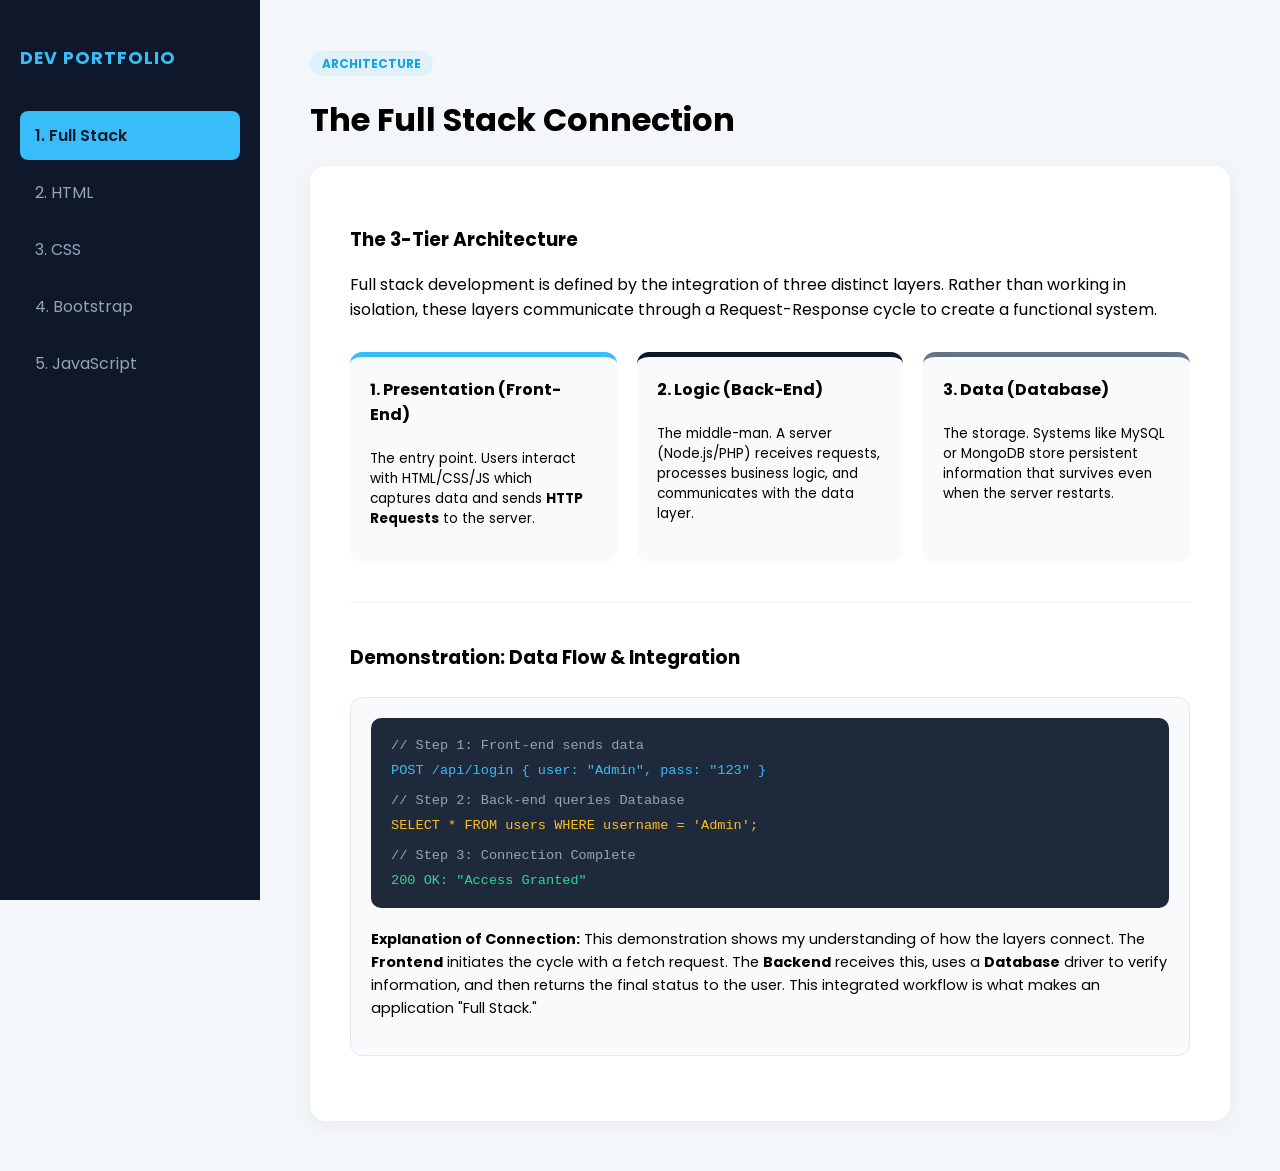
<file: index.html>
<!DOCTYPE html>
<html lang="en">
<head>
    <meta charset="UTF-8">
    <meta name="viewport" content="width=device-width, initial-scale=1.0">
    <link rel="stylesheet" href="style.css">
    <title>ePortfolio | Full Stack Architecture</title>
</head>
<body>
    <nav>
        <h2>Dev Portfolio</h2>
        <div class="menu-links">
            <a href="index.html" class="active">1. Full Stack</a>
            <a href="htmldemo.html">2. HTML</a>
            <a href="cssdemo.html">3. CSS</a>
            <a href="bootstrapdemo.html">4. Bootstrap</a>
            <a href="jsdemo.html">5. JavaScript</a>
        </div>
    </nav>

    <main>
        <span class="badge">Architecture</span>
        <h1>The Full Stack Connection</h1>
        
        <div class="card">
            <h3>The 3-Tier Architecture</h3>
            <p>Full stack development is defined by the integration of three distinct layers. Rather than working in isolation, these layers communicate through a Request-Response cycle to create a functional system.</p>

            <div style="display: grid; grid-template-columns: repeat(auto-fit, minmax(250px, 1fr)); gap: 20px; margin: 30px 0;">
                <!-- Layer 1 -->
                <div style="background: #f8fafc; padding: 20px; border-radius: 12px; border-top: 5px solid #38bdf8;">
                    <h4 style="margin-top:0;">1. Presentation (Front-End)</h4>
                    <p style="font-size: 0.85rem;">The entry point. Users interact with HTML/CSS/JS which captures data and sends <strong>HTTP Requests</strong> to the server.</p>
                </div>
                <!-- Layer 2 -->
                <div style="background: #f8fafc; padding: 20px; border-radius: 12px; border-top: 5px solid #0f172a;">
                    <h4 style="margin-top:0;">2. Logic (Back-End)</h4>
                    <p style="font-size: 0.85rem;">The middle-man. A server (Node.js/PHP) receives requests, processes business logic, and communicates with the data layer.</p>
                </div>
                <!-- Layer 3 -->
                <div style="background: #f8fafc; padding: 20px; border-radius: 12px; border-top: 5px solid #64748b;">
                    <h4 style="margin-top:0;">3. Data (Database)</h4>
                    <p style="font-size: 0.85rem;">The storage. Systems like MySQL or MongoDB store persistent information that survives even when the server restarts.</p>
                </div>
            </div>

            <hr style="margin: 40px 0; border: 0; border-top: 1px solid #eee;">

            <!-- This is the demonstration of the "Connection" logic -->
            <h3>Demonstration: Data Flow & Integration</h3>
            <div class="demo-container">
                <div style="width: 100%;">
                    <div style="background: #1e293b; color: #38bdf8; padding: 20px; border-radius: 10px; font-family: 'Courier New', Courier, monospace; font-size: 0.85rem;">
                        <div style="color: #94a3b8; margin-bottom: 10px;">// Step 1: Front-end sends data</div>
                        <div>POST /api/login { user: "Admin", pass: "123" }</div>
                        
                        <div style="color: #94a3b8; margin: 15px 0 10px 0;">// Step 2: Back-end queries Database</div>
                        <div style="color: #fbbf24;">SELECT * FROM users WHERE username = 'Admin';</div>
                        
                        <div style="color: #94a3b8; margin: 15px 0 10px 0;">// Step 3: Connection Complete</div>
                        <div style="color: #34d399;">200 OK: "Access Granted"</div>
                    </div>
                    
                    <p style="margin-top: 20px; font-size: 0.9rem; line-height: 1.6;">
                        <strong>Explanation of Connection:</strong> This demonstration shows my understanding of how the layers connect. 
                        The <strong>Frontend</strong> initiates the cycle with a fetch request. The <strong>Backend</strong> 
                        receives this, uses a <strong>Database</strong> driver to verify information, and then returns the 
                        final status to the user. This integrated workflow is what makes an application "Full Stack."
                    </p>
                </div>
            </div>
        </div>
    </main>
</body>
</html>
</file>
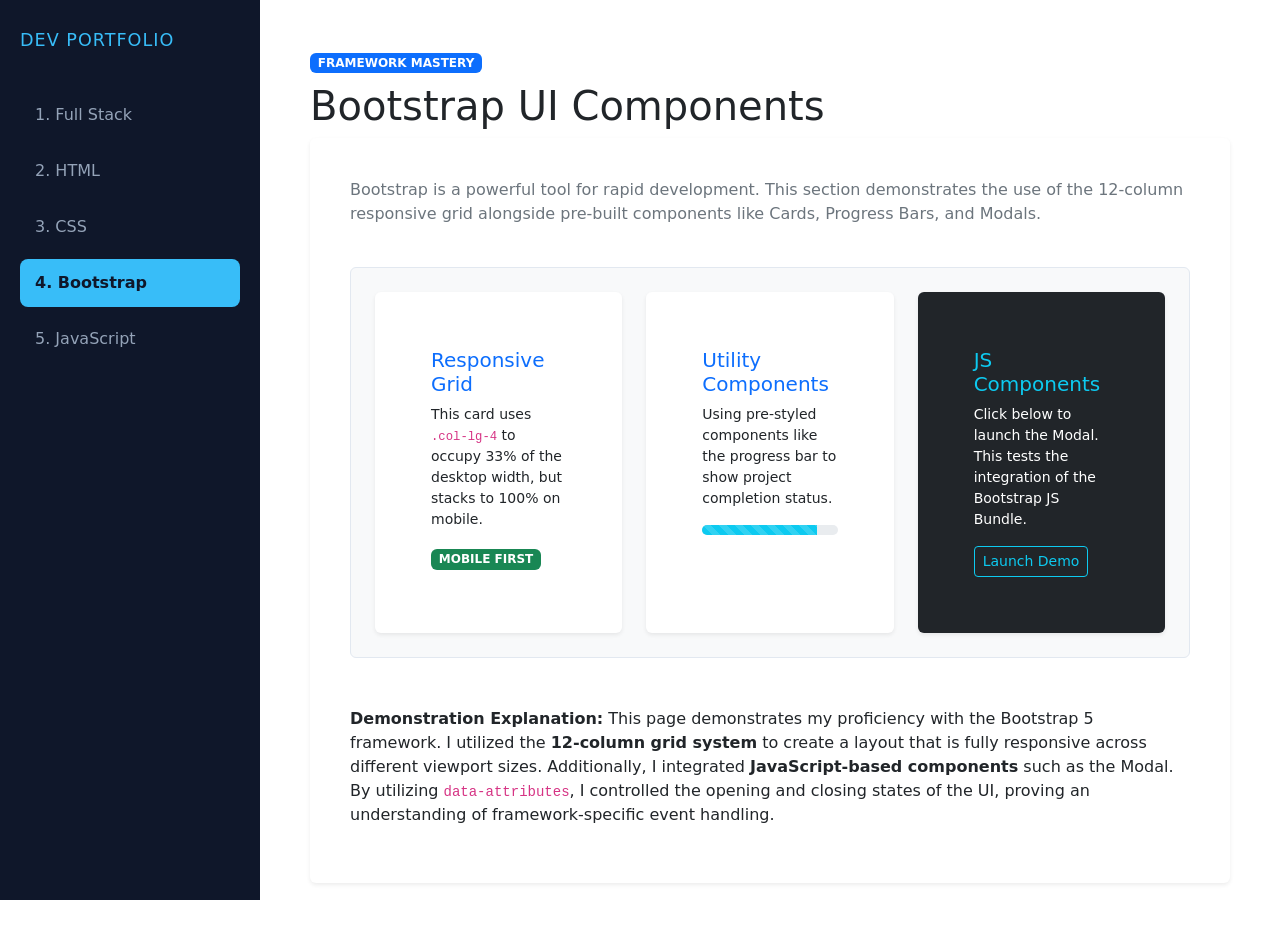
<file: bootstrapdemo.html>
<!DOCTYPE html>
<html lang="en">
<head>
    <meta charset="UTF-8">
    <meta name="viewport" content="width=device-width, initial-scale=1.0">
    <link rel="stylesheet" href="style.css">
    <!-- Bootstrap 5 CSS CDN -->
    <link href="https://cdn.jsdelivr.net/npm/bootstrap@5.3.0/dist/css/bootstrap.min.css" rel="stylesheet">
    <title>ePortfolio | Bootstrap Components</title>
</head>
<body>
    <nav>
        <h2>Dev Portfolio</h2>
        <div class="menu-links">
            <a href="index.html">1. Full Stack</a>
            <a href="htmldemo.html">2. HTML</a>
            <a href="cssdemo.html">3. CSS</a>
            <a href="bootstrapdemo.html" class="active">4. Bootstrap</a>
            <a href="jsdemo.html">5. JavaScript</a>
        </div>
    </nav>

    <main>
        <span class="badge bg-primary text-white">Framework Mastery</span>
        <h1 class="mt-2">Bootstrap UI Components</h1>
        
        <div class="card shadow-sm border-0">
            <p class="text-secondary">Bootstrap is a powerful tool for rapid development. This section demonstrates the use of the 12-column responsive grid alongside pre-built components like Cards, Progress Bars, and Modals.</p>

            <div class="demo-container bg-light p-4 rounded">
                <!-- GRID DEMONSTRATION -->
                <div class="row g-4">
                    <!-- Card 1: Grid Logic -->
                    <div class="col-12 col-md-6 col-lg-4">
                        <div class="card h-100 border-0 shadow-sm">
                            <div class="card-body">
                                <h5 class="card-title text-primary">Responsive Grid</h5>
                                <p class="card-text small">This card uses <code>.col-lg-4</code> to occupy 33% of the desktop width, but stacks to 100% on mobile.</p>
                                <span class="badge bg-success">Mobile First</span>
                            </div>
                        </div>
                    </div>

                    <!-- Card 2: Utility & Progress -->
                    <div class="col-12 col-md-6 col-lg-4">
                        <div class="card h-100 border-0 shadow-sm">
                            <div class="card-body">
                                <h5 class="card-title text-primary">Utility Components</h5>
                                <p class="card-text small">Using pre-styled components like the progress bar to show project completion status.</p>
                                <div class="progress" style="height: 10px;">
                                    <div class="progress-bar progress-bar-striped progress-bar-animated bg-info" style="width: 85%"></div>
                                </div>
                            </div>
                        </div>
                    </div>

                    <!-- Card 3: JS Modal -->
                    <div class="col-12 col-lg-4">
                        <div class="card h-100 border-0 shadow-sm bg-dark text-white">
                            <div class="card-body">
                                <h5 class="card-title text-info">JS Components</h5>
                                <p class="card-text small">Click below to launch the Modal. This tests the integration of the Bootstrap JS Bundle.</p>
                                <button type="button" class="btn btn-outline-info btn-sm" data-bs-toggle="modal" data-bs-target="#demoModal">
                                  Launch Demo
                                </button>
                            </div>
                        </div>
                    </div>
                </div>
            </div>

            <!-- BOOTSTRAP MODAL COMPONENT -->
            <div class="modal fade" id="demoModal" tabindex="-1" aria-hidden="true">
              <div class="modal-dialog modal-dialog-centered">
                <div class="modal-content">
                  <div class="modal-header bg-dark text-white">
                    <h5 class="modal-title">Bootstrap Modal Action</h5>
                    <button type="button" class="btn-close btn-close-white" data-bs-dismiss="modal" aria-label="Close"></button>
                  </div>
                  <div class="modal-body text-center p-4">
                    <div class="display-4 text-success mb-3">✓</div>
                    <p>This Modal is a JavaScript-driven component. By using <code>data-bs-dismiss="modal"</code>, we can close the window without writing a single line of custom script.</p>
                  </div>
                  <div class="modal-footer border-0">
                    <button type="button" class="btn btn-secondary" data-bs-dismiss="modal">Close</button>
                    <!-- Fixed: Added data-bs-dismiss to make the blue button close the modal -->
                    <button type="button" class="btn btn-primary" data-bs-dismiss="modal">Understood</button>
                  </div>
                </div>
              </div>
            </div>

            <p class="mt-4"><strong>Demonstration Explanation:</strong> This page demonstrates my proficiency with the Bootstrap 5 framework. I utilized the <strong>12-column grid system</strong> to create a layout that is fully responsive across different viewport sizes. Additionally, I integrated <strong>JavaScript-based components</strong> such as the Modal. By utilizing <code>data-attributes</code>, I controlled the opening and closing states of the UI, proving an understanding of framework-specific event handling.</p>
        </div>
    </main>

    <!-- Bootstrap 5 JS Bundle (CRITICAL: This must be here for the Modal to work) -->
    <script src="https://cdn.jsdelivr.net/npm/bootstrap@5.3.0/dist/js/bootstrap.bundle.min.js"></script>
</body>
</html>
</file>
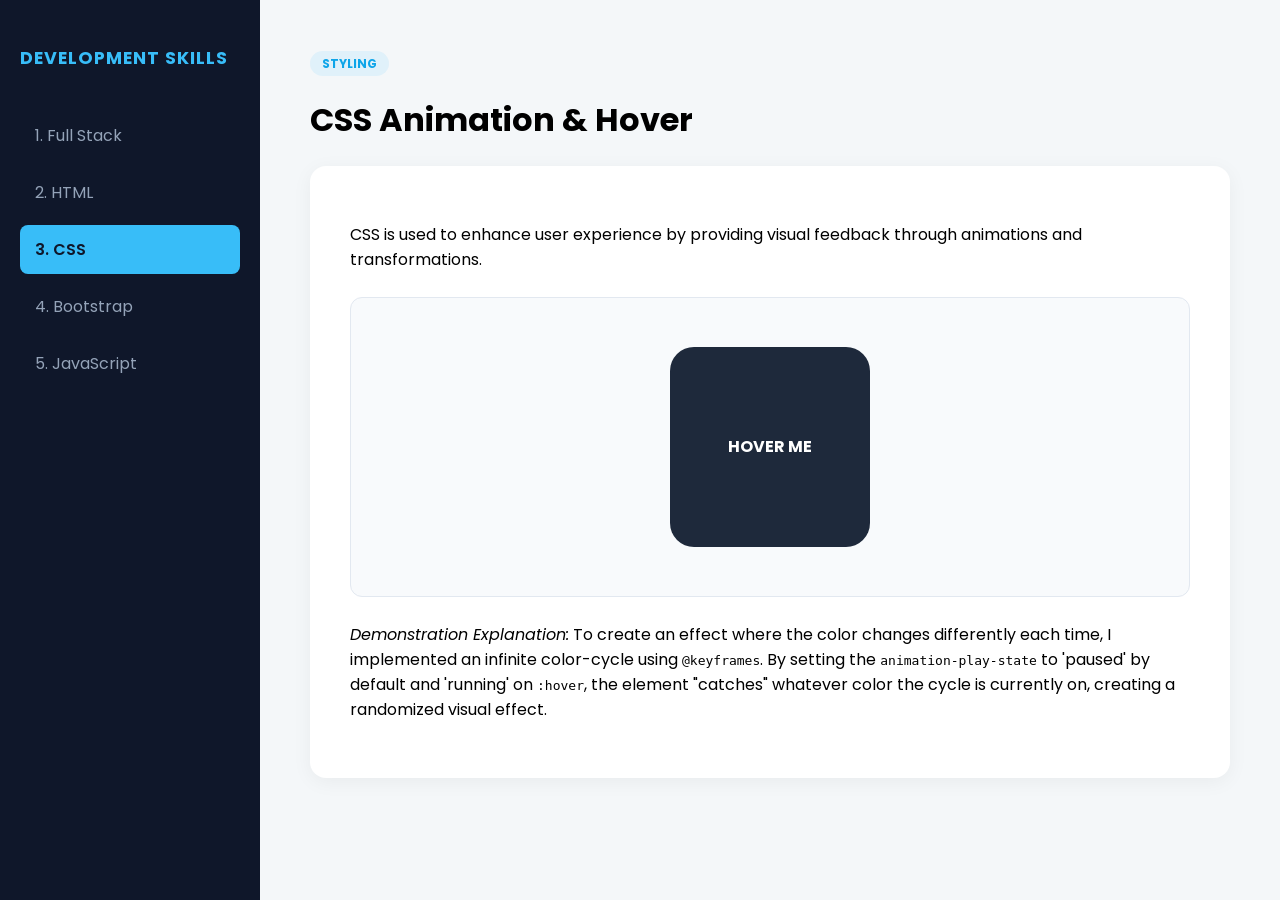
<file: cssdemo.html>
<!DOCTYPE html>
<html lang="en">
<head>
    <meta charset="UTF-8">
    <meta name="viewport" content="width=device-width, initial-scale=1.0">
    <link rel="stylesheet" href="style.css">
    <title>ePortfolio | CSS</title>
</head>
<body>
    <nav>
        <h2>Development Skills</h2>
        <div class="menu-links">
            <a href="index.html">1. Full Stack</a>
            <a href="htmldemo.html">2. HTML</a>
            <a href="cssdemo.html" class="active">3. CSS</a>
            <a href="bootstrapdemo.html">4. Bootstrap</a>
            <a href="jsdemo.html">5. JavaScript</a>
        </div>
    </nav>
    <main>
        <span class="badge">Styling</span>
        <h1>CSS Animation & Hover</h1>
        <div class="card">
            <p>CSS is used to enhance user experience by providing visual feedback through animations and transformations.</p>
            
            <div class="demo-container">
                <div class="interactive-box">
                    HOVER ME
                </div>
            </div>

            <!-- This explanation clarifies how the color-catch logic works using only CSS animation states -->
            <p><em>Demonstration Explanation:</em> To create an effect where the color changes differently each time, I implemented an infinite color-cycle using <code>@keyframes</code>. By setting the <code>animation-play-state</code> to 'paused' by default and 'running' on <code>:hover</code>, the element "catches" whatever color the cycle is currently on, creating a randomized visual effect.</p>
        </div>
    </main>
</body>
</html>
</file>
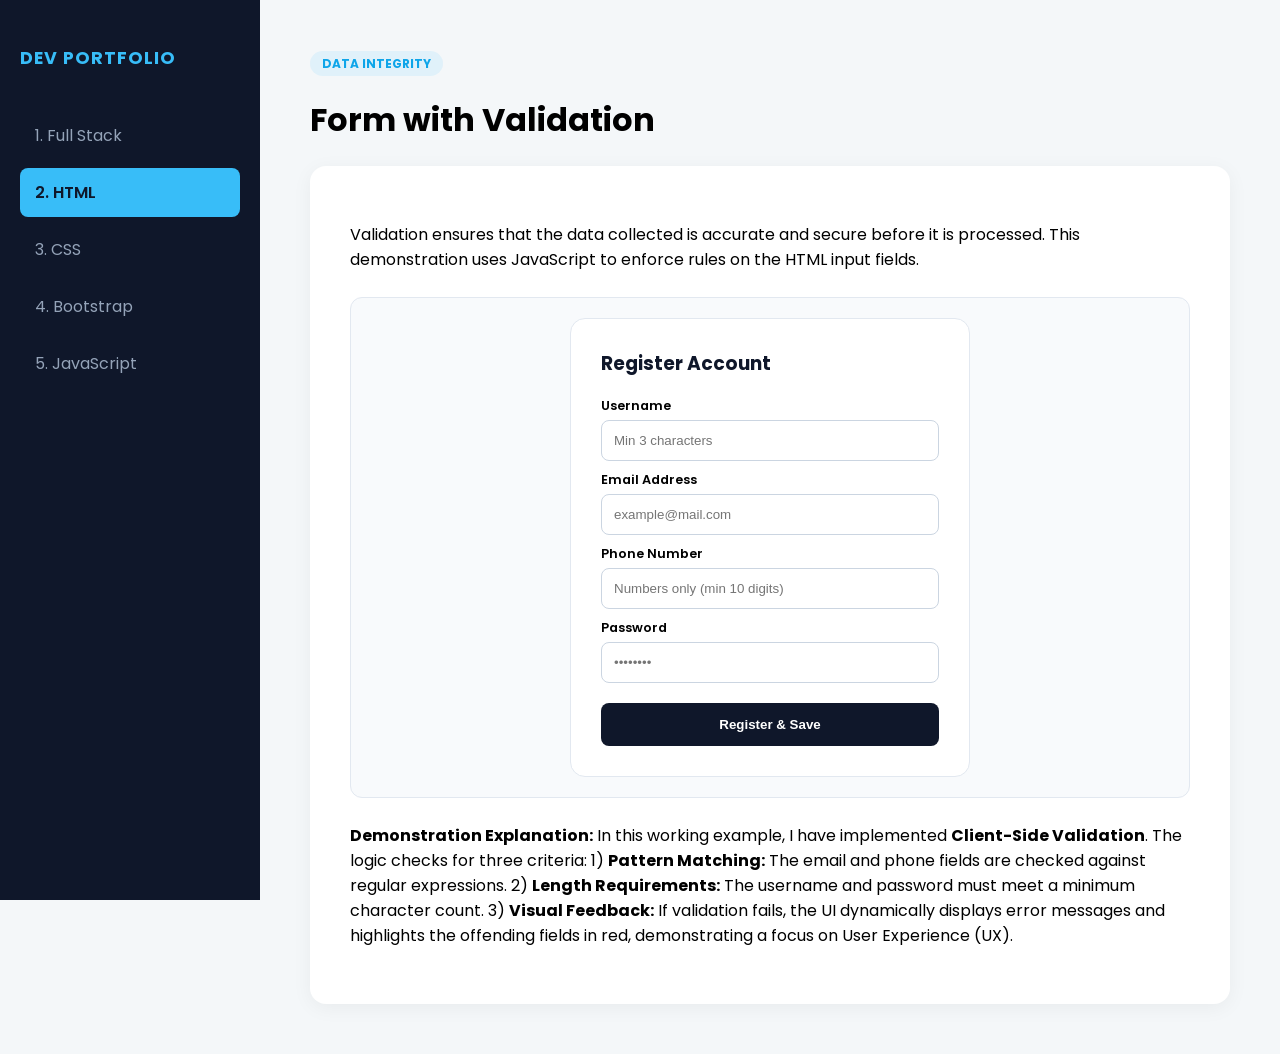
<file: htmldemo.html>
<!DOCTYPE html>
<html lang="en">
<head>
    <meta charset="UTF-8">
    <meta name="viewport" content="width=device-width, initial-scale=1.0">
    <link rel="stylesheet" href="style.css">
    <title>ePortfolio | HTML Validation</title>
    <style>
        .error-text {
            color: #ef4444;
            font-size: 0.75rem;
            margin-bottom: 10px;
            display: none; /* Hidden by default */
        }
        input.invalid {
            border-color: #ef4444 !important;
            background-color: #fef2f2;
        }
    </style>
</head>
<body>
    <nav>
        <h2>Dev Portfolio</h2>
        <div class="menu-links">
            <a href="index.html">1. Full Stack</a>
            <a href="htmldemo.html" class="active">2. HTML</a>
            <a href="cssdemo.html">3. CSS</a>
            <a href="bootstrapdemo.html">4. Bootstrap</a>
            <a href="jsdemo.html">5. JavaScript</a>
        </div>
    </nav>

    <main>
        <span class="badge">Data Integrity</span>
        <h1>Form with Validation</h1>
        
        <div class="card">
            <p>Validation ensures that the data collected is accurate and secure before it is processed. This demonstration uses JavaScript to enforce rules on the HTML input fields.</p>

            <div class="demo-container" style="flex-direction: column;">
                <!-- REGISTRATION FORM -->
                <div id="regForm" style="width: 100%; max-width: 400px; background: white; padding: 30px; border-radius: 15px; border: 1px solid #e2e8f0;">
                    <h3 style="margin-top:0; color:#0f172a;">Register Account</h3>
                    
                    <label style="display:block; font-size: 0.8rem; font-weight:600; margin-bottom:5px;">Username</label>
                    <input type="text" id="regUser" placeholder="Min 3 characters" style="width:100%; padding:12px; border:1px solid #cbd5e1; border-radius:8px;">
                    <div id="userError" class="error-text">Username must be at least 3 characters.</div>

                    <label style="display:block; font-size: 0.8rem; font-weight:600; margin-bottom:5px; margin-top:10px;">Email Address</label>
                    <input type="email" id="regEmail" placeholder="example@mail.com" style="width:100%; padding:12px; border:1px solid #cbd5e1; border-radius:8px;">
                    <div id="emailError" class="error-text">Please enter a valid email address.</div>

                    <label style="display:block; font-size: 0.8rem; font-weight:600; margin-bottom:5px; margin-top:10px;">Phone Number</label>
                    <input type="text" id="regPhone" placeholder="Numbers only (min 10 digits)" style="width:100%; padding:12px; border:1px solid #cbd5e1; border-radius:8px;">
                    <div id="phoneError" class="error-text">Enter a valid phone number (digits only).</div>

                    <label style="display:block; font-size: 0.8rem; font-weight:600; margin-bottom:5px; margin-top:10px;">Password</label>
                    <input type="password" id="regPass" placeholder="••••••••" style="width:100%; padding:12px; border:1px solid #cbd5e1; border-radius:8px;">
                    <div id="passError" class="error-text">Password must be at least 6 characters.</div>

                    <button onclick="validateAndSave()" style="width:100%; padding:14px; background:#0f172a; color:white; border:none; border-radius:8px; cursor:pointer; font-weight:600; margin-top:20px;">Register & Save</button>
                </div>

                <!-- SUCCESS CARD -->
                <div id="successCard" style="display:none; width: 100%; max-width: 400px; background: #f0fdf4; border: 1px solid #bbf7d0; padding: 30px; border-radius: 15px; text-align: center;">
                    <div style="color: #16a34a; font-size: 3rem;">✓</div>
                    <h3 style="margin:0; color:#166534;">Data Validated & Saved</h3>
                    <div id="displayData" style="text-align:left; background:white; padding:15px; border-radius:8px; border:1px solid #bbf7d0; font-size:0.9rem; margin-top:15px;"></div>
                    <button onclick="location.reload()" style="margin-top:20px; background:none; border:none; color:#166534; text-decoration:underline; cursor:pointer; font-size:0.8rem;">Create another account</button>
                </div>
            </div>

            <p><strong>Demonstration Explanation:</strong> In this working example, I have implemented <strong>Client-Side Validation</strong>. The logic checks for three criteria: 
                1) <strong>Pattern Matching:</strong> The email and phone fields are checked against regular expressions. 
                2) <strong>Length Requirements:</strong> The username and password must meet a minimum character count. 
                3) <strong>Visual Feedback:</strong> If validation fails, the UI dynamically displays error messages and highlights the offending fields in red, demonstrating a focus on User Experience (UX).</p>
        </div>
    </main>

    <script>
        function validateAndSave() {
            // Get elements
            const user = document.getElementById('regUser');
            const email = document.getElementById('regEmail');
            const phone = document.getElementById('regPhone');
            const pass = document.getElementById('regPass');

            // Reset Errors
            document.querySelectorAll('.error-text').forEach(el => el.style.display = 'none');
            document.querySelectorAll('input').forEach(el => el.classList.remove('invalid'));

            let isValid = true;

            // 1. Username Validation (Min 3 chars)
            if (user.value.length < 3) {
                document.getElementById('userError').style.display = 'block';
                user.classList.add('invalid');
                isValid = false;
            }

            // 2. Email Validation (Regex pattern)
            const emailPattern = /^[^\s@]+@[^\s@]+\.[^\s@]+$/;
            if (!emailPattern.test(email.value)) {
                document.getElementById('emailError').style.display = 'block';
                email.classList.add('invalid');
                isValid = false;
            }

            // 3. Phone Validation (Numbers only, min 10 digits)
            const phonePattern = /^[0-9]{10,15}$/;
            if (!phonePattern.test(phone.value)) {
                document.getElementById('phoneError').style.display = 'block';
                phone.classList.add('invalid');
                isValid = false;
            }

            // 4. Password Validation (Min 6 chars)
            if (pass.value.length < 6) {
                document.getElementById('passError').style.display = 'block';
                pass.classList.add('invalid');
                isValid = false;
            }

            // Final Step: If all valid, simulate the save
            if (isValid) {
                document.getElementById('regForm').style.display = 'none';
                document.getElementById('successCard').style.display = 'block';
                document.getElementById('displayData').innerHTML = `
                    <strong>Username:</strong> ${user.value}<br>
                    <strong>Email:</strong> ${email.value}<br>
                    <strong>Phone:</strong> ${phone.value}<br>
                    <strong>Status:</strong> Verified & Stored
                `;
            }
        }
    </script>
</body>
</html>
</file>
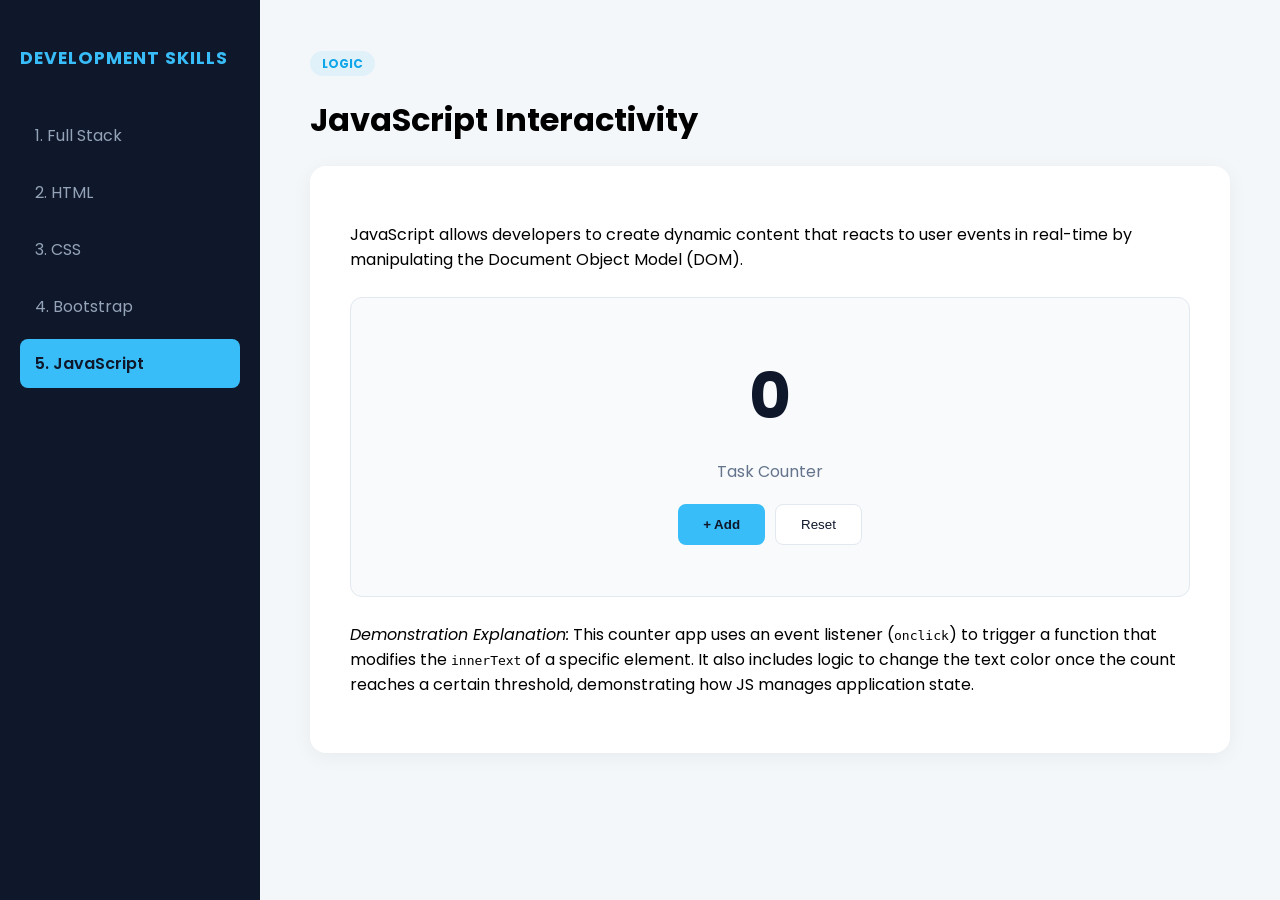
<file: jsdemo.html>
<!DOCTYPE html>
<html lang="en">
<head>
    <meta charset="UTF-8">
    <meta name="viewport" content="width=device-width, initial-scale=1.0">
    <link rel="stylesheet" href="style.css">
    <title>ePortfolio | JavaScript</title>
</head>
<body>
    <nav>
        <h2>Development Skills</h2>
        <div class="menu-links">
            <a href="index.html">1. Full Stack</a>
            <a href="htmldemo.html">2. HTML</a>
            <a href="cssdemo.html">3. CSS</a>
            <a href="bootstrapdemo.html">4. Bootstrap</a>
            <a href="jsdemo.html" class="active">5. JavaScript</a>
        </div>
    </nav>
    <main>
        <span class="badge">Logic</span>
        <h1>JavaScript Interactivity</h1>
        <div class="card">
            <p>JavaScript allows developers to create dynamic content that reacts to user events in real-time by manipulating the Document Object Model (DOM).</p>
            
            <div class="demo-container">
                <div style="text-align: center;">
                    <h2 id="counterVal" style="font-size: 4rem; margin: 0; color: #0f172a;">0</h2>
                    <p style="color: #64748b; margin-bottom: 20px;">Task Counter</p>
                    <div style="display: flex; gap: 10px; justify-content: center;">
                        <button onclick="updateCounter(1)" style="padding: 12px 25px; border: none; background: #38bdf8; color: #0f172a; border-radius: 8px; cursor: pointer; font-weight: bold;">+ Add</button>
                        <button onclick="updateCounter(-1)" style="padding: 12px 25px; border: 1px solid #e2e8f0; background: white; color: #0f172a; border-radius: 8px; cursor: pointer;">Reset</button>
                    </div>
                </div>
            </div>

            <!-- This explanation describes the JS logic used to change the page state without a refresh -->
            <p><em>Demonstration Explanation:</em> This counter app uses an event listener (<code>onclick</code>) to trigger a function that modifies the <code>innerText</code> of a specific element. It also includes logic to change the text color once the count reaches a certain threshold, demonstrating how JS manages application state.</p>
        </div>
    </main>
    <script>
        let currentCount = 0;
        function updateCounter(amount) {
            if (amount === -1) {
                currentCount = 0;
            } else {
                currentCount += amount;
            }
            
            const display = document.getElementById('counterVal');
            display.innerText = currentCount;
            
            // Logic to provide visual feedback based on the data value
            display.style.color = currentCount >= 10 ? '#ef4444' : '#0f172a';
        }
    </script>
</body>
</html>
</file>
<file: style.css>
@import url('https://fonts.googleapis.com/css2?family=Poppins:wght@300;400;600&display=swap');

* {
    box-sizing: border-box;
}

body {
    font-family: 'Poppins', sans-serif;
    background-color: #f4f7f9;
    margin: 0;
    display: flex;
    min-height: 100vh;
}

/* Sidebar structure for desktop view */
nav {
    width: 260px;
    background: #0f172a;
    color: white;
    position: fixed;
    height: 100vh;
    padding: 30px 20px;
    z-index: 1000;
}

nav h2 { 
    font-size: 1.1rem; 
    color: #38bdf8; 
    margin-bottom: 40px; 
    text-transform: uppercase;
    letter-spacing: 1px;
}

nav a {
    display: block;
    color: #94a3b8;
    text-decoration: none;
    padding: 12px 15px;
    border-radius: 8px;
    margin-bottom: 8px;
    transition: background 0.3s, color 0.3s;
}

nav a:hover, nav a.active {
    background: #38bdf8;
    color: #0f172a;
    font-weight: 600;
}

/* Main content area layout */
main {
    margin-left: 260px;
    padding: 50px;
    flex-grow: 1;
    max-width: 1200px;
}

.card {
    background: white;
    padding: 40px;
    border-radius: 16px;
    box-shadow: 0 4px 20px rgba(0,0,0,0.05);
}

.demo-container {
    display: flex;
    justify-content: center;
    align-items: center;
    min-height: 300px;
    background: #f8fafc;
    border-radius: 12px;
    border: 1px solid #e2e8f0;
    margin: 25px 0;
    padding: 20px;
}

.badge {
    background: rgba(56, 189, 248, 0.1);
    color: #0ea5e9;
    padding: 4px 12px;
    border-radius: 20px;
    font-size: 0.75rem;
    font-weight: bold;
    text-transform: uppercase;
}

/* Responsive media query to handle mobile viewports */
@media (max-width: 992px) {
    body {
        flex-direction: column;
    }

    nav {
        width: 100%;
        height: auto;
        position: relative;
        padding: 20px;
        text-align: center;
    }

    nav h2 { margin-bottom: 15px; }

    nav div.menu-links {
        display: flex;
        overflow-x: auto;
        white-space: nowrap;
        gap: 10px;
        justify-content: flex-start;
        -webkit-overflow-scrolling: touch;
    }

    nav a {
        display: inline-block;
        padding: 10px 15px;
        font-size: 0.85rem;
    }

    main {
        margin-left: 0;
        padding: 25px;
    }
}

/* CSS color cycle animation used in cssdemo.html */
@keyframes rainbow {
    0% { background-color: #ef4444; }
    20% { background-color: #f59e0b; }
    40% { background-color: #10b981; }
    60% { background-color: #3b82f6; }
    80% { background-color: #8b5cf6; }
    100% { background-color: #ec4899; }
}

.interactive-box {
    width: 200px;
    height: 200px;
    background-color: #1e293b;
    border-radius: 24px;
    display: flex;
    align-items: center;
    justify-content: center;
    color: white;
    font-weight: bold;
    cursor: pointer;
    transition: transform 0.4s cubic-bezier(0.175, 0.885, 0.32, 1.275);
    animation: rainbow 0.4s infinite linear;
    animation-play-state: paused;
}

.interactive-box:hover {
    transform: scale(1.1);
    animation-play-state: running;
}
</file>
